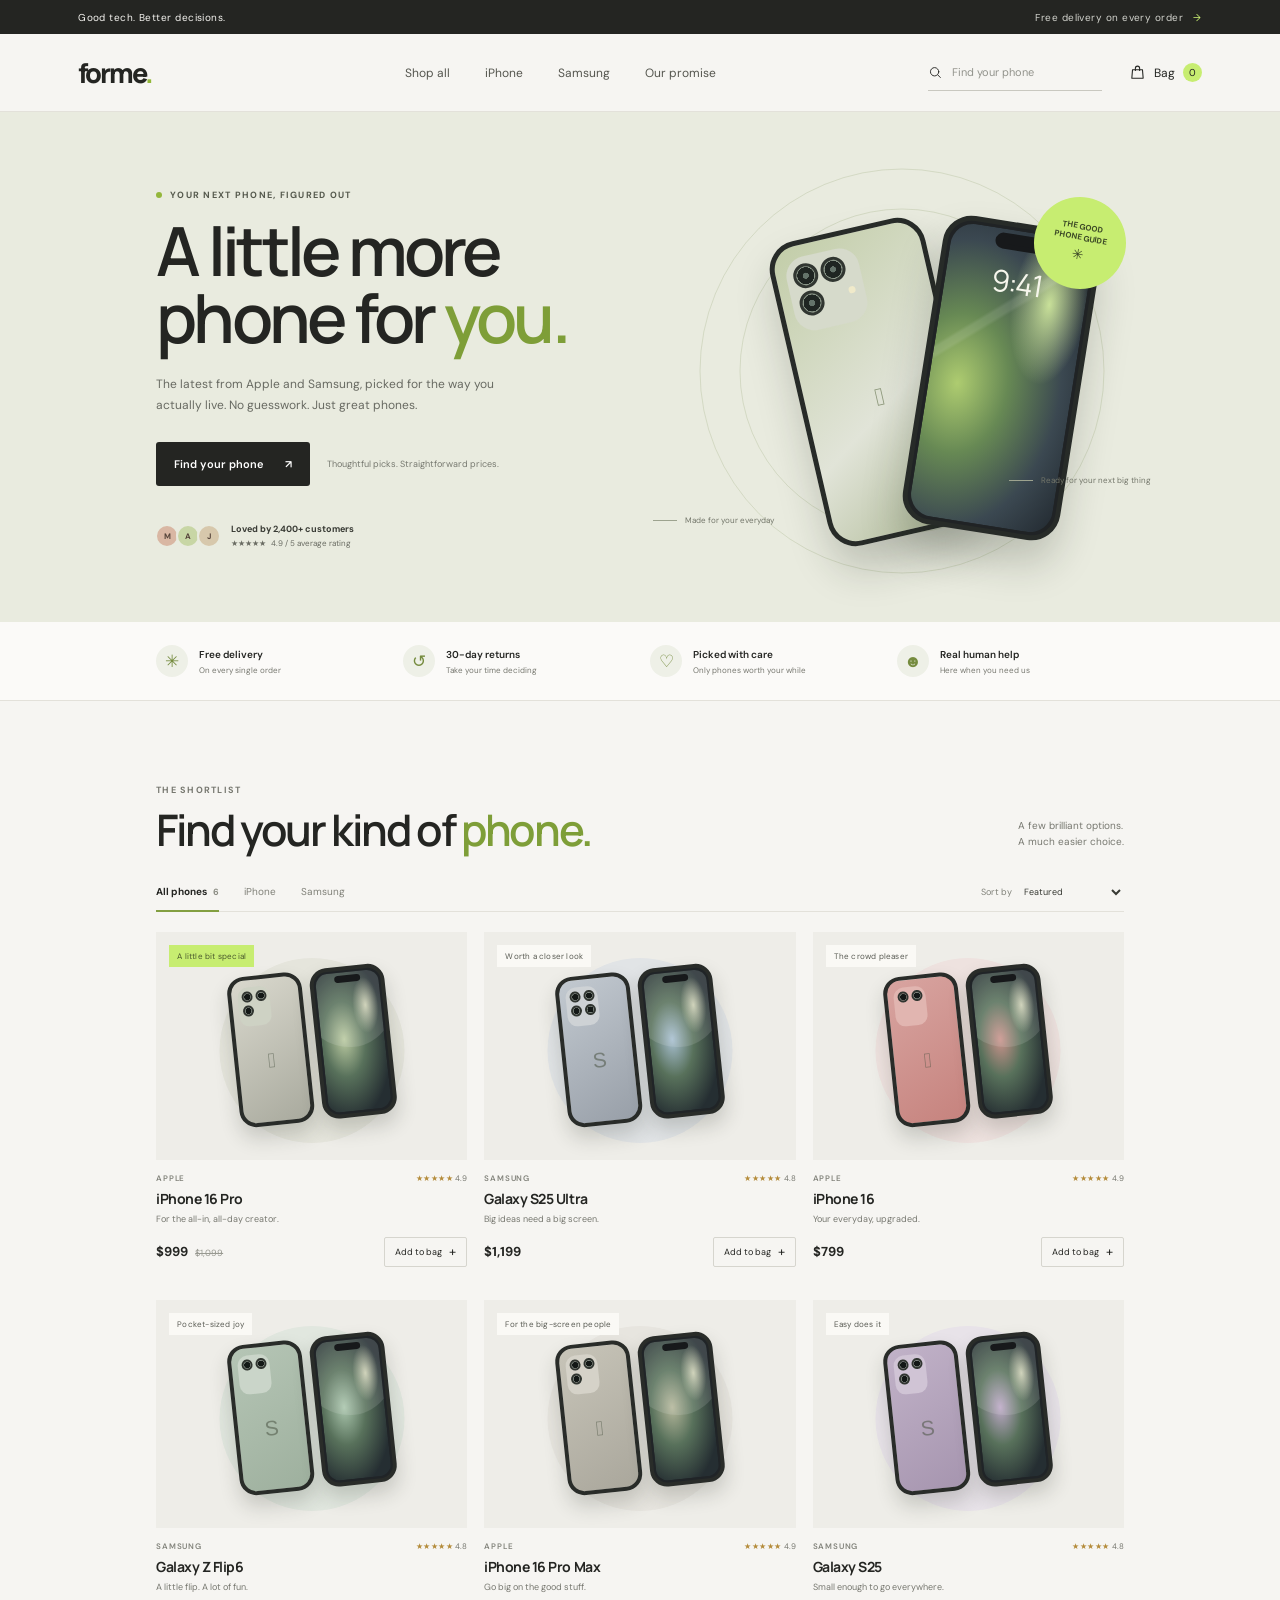
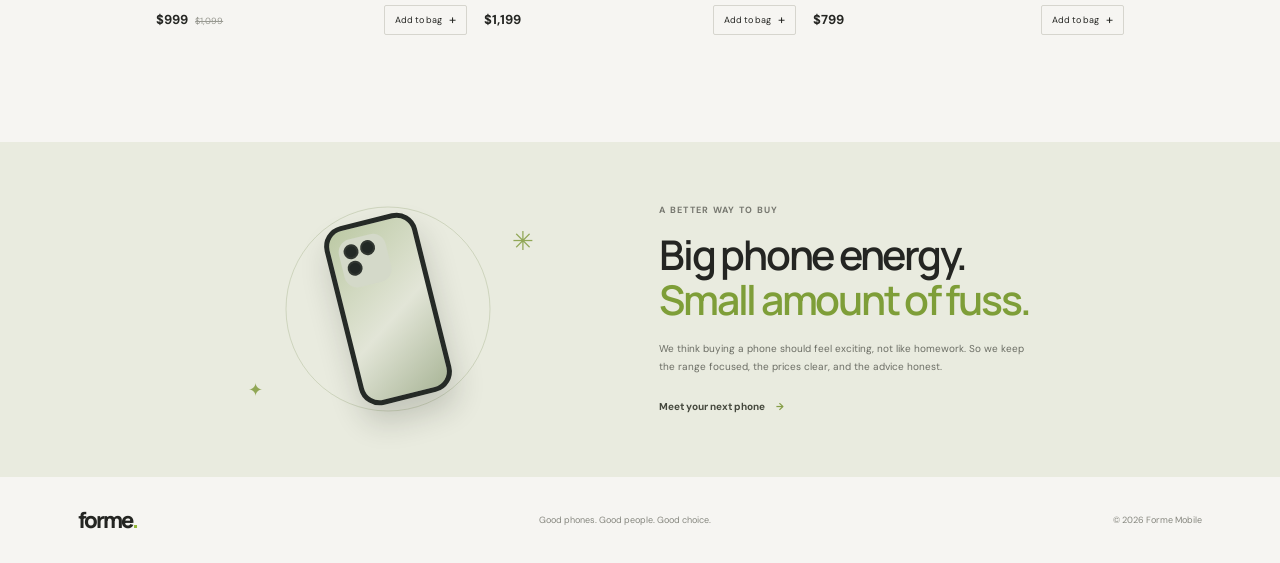
<file: index.html>
<!doctype html>
<html lang="en">
  <head>
    <meta charset="UTF-8" />
    <meta name="viewport" content="width=device-width, initial-scale=1.0" />
    <meta name="theme-color" content="#f6f5f2" />
    <title>Forme — Phones, thoughtfully chosen</title>
    <link rel="preconnect" href="https://fonts.googleapis.com" />
    <link rel="preconnect" href="https://fonts.gstatic.com" crossorigin />
    <link href="https://fonts.googleapis.com/css2?family=DM+Sans:wght@400;500;600;700&family=Manrope:wght@400;500;600;700;800&display=swap" rel="stylesheet" />
    <link rel="stylesheet" href="css/styles.css" />
    <script src="js/app.js" defer></script>
  </head>
  <body>
    <div class="announcement">
      <span>Good tech. Better decisions.</span>
      <span class="announcement-detail">Free delivery on every order <span aria-hidden="true">→</span></span>
    </div>

    <header class="site-header">
      <a class="wordmark" href="#" aria-label="Forme home">forme<span>.</span></a>
      <nav class="main-nav" aria-label="Main navigation">
        <a href="#shop">Shop all</a>
        <a href="#shop" data-nav-filter="Apple">iPhone</a>
        <a href="#shop" data-nav-filter="Samsung">Samsung</a>
        <a href="#about">Our promise</a>
      </nav>
      <div class="header-actions">
        <label class="search-box">
          <span class="sr-only">Search phones</span>
          <svg viewBox="0 0 24 24" aria-hidden="true"><circle cx="10.8" cy="10.8" r="6.8"></circle><path d="m16 16 4.2 4.2"></path></svg>
          <input id="search-input" type="search" placeholder="Find your phone" autocomplete="off" />
        </label>
        <button class="cart-button" id="open-cart" aria-label="Open shopping bag">
          <svg viewBox="0 0 24 24" aria-hidden="true"><path d="M5 8h14l1 12H4L5 8Z"></path><path d="M9 9V6a3 3 0 0 1 6 0v3"></path></svg>
          <span>Bag</span><span class="cart-count" id="cart-count">0</span>
        </button>
      </div>
    </header>

    <main>
      <section class="hero" aria-labelledby="hero-title">
        <div class="hero-copy">
          <p class="eyebrow"><span class="eyebrow-dot"></span> Your next phone, figured out</p>
          <h1 id="hero-title">A little more<br />phone for <em>you.</em></h1>
          <p class="hero-description">The latest from Apple and Samsung, picked for the way you actually live. No guesswork. Just great phones.</p>
          <div class="hero-actions">
            <a class="button button-light" href="#shop">Find your phone <span aria-hidden="true">↗</span></a>
            <span class="hero-note">Thoughtful picks. Straightforward prices.</span>
          </div>
          <div class="hero-trust">
            <div class="trust-avatars" aria-hidden="true"><span>M</span><span>A</span><span>J</span></div>
            <p><strong>Loved by 2,400+ customers</strong><br />★★★★★ <span>4.9 / 5 average rating</span></p>
          </div>
        </div>
        <div class="hero-art" aria-label="Featured iPhone and Samsung smartphones">
          <div class="hero-orbit orbit-one"></div>
          <div class="hero-orbit orbit-two"></div>
          <div class="hero-sticker"><span>THE GOOD<br />PHONE GUIDE</span><span class="sticker-star">✳</span></div>
          <div class="hero-phone hero-phone-back" aria-hidden="true">
            <div class="hero-camera"><i></i><i></i><i></i><b></b></div>
            <span></span>
          </div>
          <div class="hero-phone hero-phone-front" aria-hidden="true">
            <div class="hero-screen-glow"></div>
            <div class="screen-time">9:41</div>
            <div class="screen-pill"></div>
          </div>
          <div class="hero-caption"><span class="caption-line"></span><span>Made for your everyday</span></div>
          <div class="hero-caption caption-right"><span class="caption-line"></span><span>Ready for your next big thing</span></div>
        </div>
      </section>

      <section class="benefits" aria-label="Shopping benefits">
        <div class="benefit"><span class="benefit-icon">✳</span><span><strong>Free delivery</strong><small>On every single order</small></span></div>
        <div class="benefit"><span class="benefit-icon">↺</span><span><strong>30-day returns</strong><small>Take your time deciding</small></span></div>
        <div class="benefit"><span class="benefit-icon">♡</span><span><strong>Picked with care</strong><small>Only phones worth your while</small></span></div>
        <div class="benefit"><span class="benefit-icon">☻</span><span><strong>Real human help</strong><small>Here when you need us</small></span></div>
      </section>

      <section class="shop-section" id="shop">
        <div class="section-heading">
          <div>
            <p class="eyebrow">The shortlist</p>
            <h2>Find your kind of <em>phone.</em></h2>
          </div>
          <p class="section-note">A few brilliant options.<br />A much easier choice.</p>
        </div>
        <div class="shop-controls">
          <div class="filter-tabs" role="group" aria-label="Filter by brand">
            <button class="filter-tab active" data-filter="All">All phones <span>6</span></button>
            <button class="filter-tab" data-filter="Apple">iPhone</button>
            <button class="filter-tab" data-filter="Samsung">Samsung</button>
          </div>
          <label class="sort-control">Sort by
            <select id="sort-select" aria-label="Sort products">
              <option value="featured">Featured</option>
              <option value="price-low">Price: low to high</option>
              <option value="price-high">Price: high to low</option>
            </select>
          </label>
        </div>
        <div class="product-grid" id="product-grid" aria-live="polite"></div>
        <p class="empty-state" id="empty-state" hidden>No phones match that search. Try another name or brand.</p>
      </section>

      <section class="promise-section" id="about">
        <div class="promise-art">
          <div class="promise-orbit"></div>
          <div class="promise-phone" aria-hidden="true"><div class="promise-camera"><i></i><i></i><i></i></div></div>
          <span class="promise-spark spark-one">✳</span>
          <span class="promise-spark spark-two">✦</span>
        </div>
        <div class="promise-copy">
          <p class="eyebrow">A better way to buy</p>
          <h2>Big phone energy.<br /><em>Small amount of fuss.</em></h2>
          <p>We think buying a phone should feel exciting, not like homework. So we keep the range focused, the prices clear, and the advice honest.</p>
          <a class="text-link" href="#shop">Meet your next phone <span aria-hidden="true">→</span></a>
        </div>
      </section>
    </main>

    <footer class="site-footer">
      <a class="wordmark footer-wordmark" href="#">forme<span>.</span></a>
      <p>Good phones. Good people. Good choice.</p>
      <span>© 2026 Forme Mobile</span>
    </footer>

    <div class="cart-overlay" id="cart-overlay" hidden>
      <button class="overlay-scrim" id="close-cart-scrim" aria-label="Close shopping bag"></button>
      <aside class="cart-drawer" role="dialog" aria-modal="true" aria-labelledby="cart-title">
        <div class="cart-header">
          <div><p class="eyebrow">Your good choices</p><h2 id="cart-title">Your bag <span id="drawer-count">(0)</span></h2></div>
          <button class="icon-button" id="close-cart" aria-label="Close shopping bag">×</button>
        </div>
        <div class="cart-items" id="cart-items"></div>
        <div class="cart-empty" id="cart-empty"><span>♡</span><p>Your bag is taking a little breather.</p><button class="text-link" id="continue-shopping">Find a phone <span aria-hidden="true">→</span></button></div>
        <div class="cart-footer" id="cart-footer" hidden>
          <div class="cart-subtotal"><span>Subtotal</span><strong id="cart-subtotal">$0</strong></div>
          <p>Free delivery included. Taxes calculated at checkout.</p>
          <button class="button button-dark checkout-button" id="checkout-button">Continue to checkout <span aria-hidden="true">→</span></button>
        </div>
      </aside>
    </div>
    <div class="toast" id="toast" role="status" aria-live="polite"></div>
  </body>
</html>
</file>
<file: css/styles.css>
:root {
  font-family: "DM Sans", sans-serif;
  color: #242522;
  background: #f6f5f2;
  font-synthesis: none;
  text-rendering: optimizeLegibility;
  --paper: #f6f5f2;
  --ink: #242522;
  --muted: #777870;
  --line: #e3e1da;
  --accent: #c7ed71;
  --display: "Manrope", sans-serif;
}

* { box-sizing: border-box; }
html { scroll-behavior: smooth; }
body { margin: 0; min-width: 300px; }
button, input, select { font: inherit; }
button, a, select { -webkit-tap-highlight-color: transparent; }
a { color: inherit; text-decoration: none; }
button { color: inherit; }
.sr-only { position: absolute; width: 1px; height: 1px; padding: 0; margin: -1px; overflow: hidden; clip: rect(0, 0, 0, 0); white-space: nowrap; border: 0; }

.announcement { height: 34px; padding: 0 6.1%; display: flex; align-items: center; justify-content: space-between; background: var(--ink); color: #f7f6f2; font-size: 10px; letter-spacing: .045em; }
.announcement-detail { color: #d3d4ce; }
.announcement-detail span { margin-left: 7px; color: var(--accent); }
.site-header { height: 78px; padding: 0 6.1%; display: flex; align-items: center; justify-content: space-between; border-bottom: 1px solid var(--line); background: var(--paper); }
.wordmark { font-family: var(--display); font-size: 27px; font-weight: 800; letter-spacing: -2px; }
.wordmark span { color: #92b838; }
.main-nav { display: flex; align-items: center; gap: 35px; margin-left: 40px; }
.main-nav a { color: #55564f; font-size: 12px; transition: color .2s; }
.main-nav a:hover, .text-link:hover { color: #729623; }
.header-actions { display: flex; align-items: center; gap: 27px; }
.search-box { display: flex; align-items: center; gap: 9px; width: 174px; padding: 9px 0; border-bottom: 1px solid #c9c8c0; }
.search-box svg, .cart-button svg { width: 17px; height: 17px; fill: none; stroke: currentColor; stroke-width: 1.5; stroke-linecap: round; stroke-linejoin: round; }
.search-box input { width: 100%; padding: 0; border: 0; outline: 0; background: transparent; color: var(--ink); font-size: 11px; }
.search-box input::placeholder { color: #92938c; }
.cart-button { display: flex; align-items: center; gap: 8px; padding: 8px 0; border: 0; background: none; font-size: 12px; cursor: pointer; }
.cart-count { display: inline-flex; min-width: 19px; height: 19px; align-items: center; justify-content: center; padding: 0 5px; border-radius: 20px; background: var(--accent); font-size: 10px; }

.hero { position: relative; display: grid; grid-template-columns: 1fr 1fr; min-height: 510px; padding: 65px 10.1% 58px 12.2%; overflow: hidden; background: #e9ebdf; }
.hero-copy { position: relative; z-index: 1; align-self: center; padding: 0 0 3px; }
.eyebrow { margin: 0 0 16px; color: #76776f; font-size: 9px; font-weight: 700; letter-spacing: .14em; text-transform: uppercase; }
.hero .eyebrow { display: flex; align-items: center; gap: 8px; color: #55594d; }
.eyebrow-dot { width: 6px; height: 6px; border-radius: 50%; background: #94b73c; }
h1, h2, p { margin-top: 0; }
h1, h2 { font-family: var(--display); letter-spacing: -.055em; }
.hero h1 { margin: 0; font-size: clamp(48px, 5.3vw, 73px); font-weight: 600; line-height: .99; }
.hero h1 em, .section-heading h2 em, .promise-copy h2 em { color: #7e9e38; font-style: normal; }
.hero-description { max-width: 370px; margin: 23px 0 25px; color: #686a62; font-size: 12px; line-height: 1.8; }
.hero-actions { display: flex; align-items: center; gap: 17px; }
.button { display: inline-flex; min-height: 44px; align-items: center; justify-content: center; gap: 21px; padding: 0 18px; border: 0; border-radius: 3px; font-size: 11px; font-weight: 600; cursor: pointer; transition: background .2s, transform .2s; }
.button:hover { transform: translateY(-2px); }
.button-light { background: var(--ink); color: #fff; }
.button-light:hover { background: #41433c; }
.hero-note { color: #777970; font-size: 9px; }
.hero-trust { display: flex; align-items: center; gap: 10px; margin-top: 37px; }
.trust-avatars { display: flex; padding-left: 2px; }
.trust-avatars span { display: grid; width: 24px; height: 24px; place-items: center; margin-left: -3px; border: 2px solid #e9ebdf; border-radius: 50%; background: #d9b7a3; color: #554339; font-size: 8px; font-weight: 700; }
.trust-avatars span:nth-child(2) { background: #c8d6a5; }
.trust-avatars span:nth-child(3) { background: #d7c8ac; }
.hero-trust p { margin: 0; color: #696b62; font-size: 8px; line-height: 1.55; }
.hero-trust strong { color: #383a34; font-size: 9px; }
.hero-trust p > span { margin-left: 3px; }
.hero-art { position: relative; min-height: 385px; }
.hero-orbit { position: absolute; top: 50%; left: 50%; border: 1px solid rgba(126, 145, 88, .2); border-radius: 50%; transform: translate(-50%, -50%); }
.orbit-one { width: 405px; height: 405px; }
.orbit-two { width: 325px; height: 325px; }
.hero-phone { position: absolute; top: 50%; left: 50%; width: 159px; height: 312px; border: 5px solid #272b28; border-radius: 29px; box-shadow: 0 24px 40px rgba(34, 39, 29, .22); }
.hero-phone-back { z-index: 2; margin: -145px 0 0 -105px; background: linear-gradient(145deg, #c2cda8, #e1e4d8 57%, #aeb995); transform: rotate(-13deg); }
.hero-phone-back > span { position: absolute; top: 55%; left: 50%; color: #8c977a; font-family: Arial, sans-serif; font-size: 25px; transform: translate(-50%, -50%); }
.hero-camera { position: absolute; top: 12px; left: 10px; display: grid; width: 74px; height: 75px; grid-template-columns: 25px 25px; grid-template-rows: 25px 25px; gap: 3px; padding: 7px; border-radius: 20px; background: #d6dacb; }
.hero-camera i { border: 3px solid #313631; border-radius: 50%; background: radial-gradient(circle at 50% 50%, #64736a 0 22%, #1f2522 24% 62%, #899587 64%); }
.hero-camera b { position: absolute; top: 40px; right: 9px; width: 7px; height: 7px; border-radius: 50%; background: #f0eaca; }
.hero-phone-front { z-index: 3; margin: -149px 0 0 20px; overflow: hidden; background: #202325; transform: rotate(9deg); }
.hero-phone-front::before { position: absolute; z-index: 2; top: 7px; left: 50%; width: 56px; height: 16px; border-radius: 20px; background: #17191b; content: ""; transform: translateX(-50%); }
.hero-screen-glow { position: absolute; inset: 3px; border-radius: 23px; background: radial-gradient(ellipse at 75% 23%, rgba(216, 241, 161, .9), transparent 25%), radial-gradient(ellipse at 20% 54%, #aecc70 0, #678954 31%, #3b4851 64%, #252d34 90%); }
.hero-screen-glow::after { position: absolute; inset: 0; background: linear-gradient(140deg, transparent 30%, rgba(255,255,255,.1) 31% 33%, transparent 34%); content: ""; }
.screen-time { position: absolute; z-index: 1; top: 34px; left: 0; width: 100%; color: #f6f6ec; font-family: var(--display); font-size: 30px; text-align: center; letter-spacing: -.06em; }
.screen-pill { position: absolute; z-index: 2; top: 10px; left: 50%; width: 38px; height: 8px; border-radius: 10px; background: #17191b; transform: translateX(-50%); }
.hero-sticker { position: absolute; z-index: 5; top: 20px; right: 5%; display: flex; width: 92px; height: 92px; flex-direction: column; align-items: center; justify-content: center; border-radius: 50%; background: var(--accent); color: #3c4926; font-size: 8px; font-weight: 700; line-height: 1.4; text-align: center; transform: rotate(10deg); }
.sticker-star { margin-top: 2px; font-size: 14px; }
.hero-caption { position: absolute; z-index: 4; bottom: 39px; left: 0; display: flex; align-items: center; gap: 8px; color: #73766a; font-size: 8px; }
.caption-line { width: 24px; height: 1px; background: #9da38f; }
.caption-right { right: 0; bottom: 79px; left: auto; }

.benefits { display: grid; grid-template-columns: repeat(4, 1fr); gap: 20px; padding: 23px 12.2%; border-bottom: 1px solid var(--line); background: #fbfaf8; }
.benefit { display: flex; align-items: center; gap: 11px; }
.benefit-icon { display: grid; width: 32px; height: 32px; flex: 0 0 32px; place-items: center; border-radius: 50%; background: #eef0e7; color: #758b3e; font-size: 17px; }
.benefit strong, .benefit small { display: block; }
.benefit strong { font-size: 10px; font-weight: 600; }
.benefit small { margin-top: 4px; color: var(--muted); font-size: 8px; }

.shop-section { padding: 83px 12.2% 91px; }
.section-heading { display: flex; align-items: end; justify-content: space-between; }
.section-heading .eyebrow { margin-bottom: 10px; }
.section-heading h2, .promise-copy h2 { margin: 0; font-size: clamp(31px, 3.4vw, 44px); font-weight: 600; line-height: 1.1; }
.section-note { margin: 0 0 3px; color: var(--muted); font-size: 10px; line-height: 1.65; }
.shop-controls { display: flex; align-items: center; justify-content: space-between; margin: 31px 0 20px; border-bottom: 1px solid var(--line); }
.filter-tabs { display: flex; gap: 25px; }
.filter-tab { position: relative; padding: 0 0 13px; border: 0; background: transparent; color: #808179; font-size: 10px; cursor: pointer; }
.filter-tab.active { color: var(--ink); font-weight: 700; }
.filter-tab.active::after { position: absolute; right: 0; bottom: -1px; left: 0; height: 2px; background: #839f41; content: ""; }
.filter-tab span { margin-left: 4px; color: #8b8c83; font-size: 9px; }
.sort-control { display: flex; align-items: center; gap: 8px; padding-bottom: 11px; color: #81827a; font-size: 9px; }
.sort-control select { padding: 0 15px 0 0; border: 0; outline: 0; background: transparent; color: #383a34; font-size: 9px; cursor: pointer; }
.product-grid { display: grid; grid-template-columns: repeat(3, minmax(0, 1fr)); gap: 17px; }
.product-card { min-width: 0; padding-bottom: 16px; background: transparent; }
.product-image { position: relative; display: grid; height: 228px; place-items: center; overflow: hidden; background: #eeede8; }
.product-image::before { position: absolute; top: 26px; left: 50%; width: 185px; height: 185px; border-radius: 50%; background: var(--halo, #e3e5dc); content: ""; transform: translateX(-50%); }
.product-badge { position: absolute; z-index: 2; top: 13px; left: 13px; padding: 6px 8px; background: #faf9f5; color: #595b53; font-size: 8px; letter-spacing: .025em; }
.product-badge.best { background: var(--accent); color: #4a592d; }
.product-visual { position: relative; z-index: 1; display: flex; height: 163px; align-items: center; gap: 8px; transform: rotate(-6deg); transition: transform .3s ease; }
.product-card:hover .product-visual { transform: rotate(-3deg) translateY(-4px); }
.device { position: relative; width: 75px; height: 151px; flex: 0 0 75px; border: 4px solid #292c29; border-radius: 17px; background: linear-gradient(150deg, var(--device-top, #dce1d4), var(--device-bottom, #adb79c)); box-shadow: 0 11px 20px rgba(40, 43, 36, .2); }
.device.back .device-cameras { position: absolute; top: 7px; left: 6px; display: grid; width: 32px; height: 39px; grid-template-columns: repeat(2, 11px); grid-template-rows: repeat(2, 11px); gap: 3px; padding: 4px; border-radius: 10px; background: rgba(235, 237, 228, .6); }
.device.back .device-cameras i { border: 2px solid #303530; border-radius: 50%; background: radial-gradient(circle, #131816 0 58%, #788179 61%); }
.device.back .device-mark { position: absolute; top: 57%; left: 50%; color: rgba(72, 81, 65, .53); font-family: Arial, sans-serif; font-size: 21px; transform: translate(-50%, -50%); }
.device.front { overflow: hidden; background: #202427; }
.device.front::before { position: absolute; z-index: 2; top: 5px; left: 50%; width: 26px; height: 7px; border-radius: 10px; background: #17191b; content: ""; transform: translateX(-50%); }
.device.front .device-screen { position: absolute; inset: 2px; overflow: hidden; border-radius: 12px; background: radial-gradient(ellipse at 75% 25%, rgba(235, 235, 204, .8), transparent 19%), radial-gradient(ellipse at 36% 48%, var(--screen, #a5b886) 0%, #58715b 37%, #252e32 80%); }
.device.front .device-screen::after { position: absolute; top: -20%; left: -30%; width: 150%; height: 75%; border-radius: 50%; background: rgba(255,255,255,.12); content: ""; transform: rotate(-25deg); }
.product-meta { display: flex; align-items: center; justify-content: space-between; margin: 13px 0 6px; }
.product-brand { color: #82837b; font-size: 8px; font-weight: 600; letter-spacing: .1em; text-transform: uppercase; }
.product-rating { color: #76776f; font-size: 8px; }
.product-rating span { color: #b48b3a; letter-spacing: .06em; }
.product-name { margin: 0; font-family: var(--display); font-size: 14px; font-weight: 700; letter-spacing: -.035em; }
.product-description { margin: 5px 0 12px; color: #777870; font-size: 9px; }
.product-purchase { display: flex; align-items: center; justify-content: space-between; }
.product-price { font-size: 13px; font-weight: 700; }
.product-price del { margin-left: 4px; color: #989991; font-size: 9px; font-weight: 400; }
.add-button { display: inline-flex; height: 30px; align-items: center; gap: 7px; padding: 0 10px; border: 1px solid #d6d5ce; border-radius: 2px; background: transparent; font-size: 9px; cursor: pointer; transition: all .2s; }
.add-button:hover { border-color: var(--ink); background: var(--ink); color: white; }
.add-button span { font-size: 13px; line-height: 0; }
.empty-state { padding: 50px 0; color: var(--muted); font-size: 12px; text-align: center; }

.promise-section { display: grid; min-height: 335px; grid-template-columns: 1fr 1fr; align-items: center; padding: 42px 12.2%; background: #e9ebdf; }
.promise-art { position: relative; height: 245px; }
.promise-orbit { position: absolute; top: 50%; left: 48%; width: 205px; height: 205px; border: 1px solid rgba(126, 145, 88, .25); border-radius: 50%; transform: translate(-50%, -50%); }
.promise-phone { position: absolute; top: 50%; left: 48%; width: 95px; height: 184px; border: 5px solid #252a26; border-radius: 21px; background: linear-gradient(145deg, #bcc9a4, #e2e5d7 55%, #aab698); box-shadow: 0 18px 30px rgba(34, 39, 29, .19); transform: translate(-50%, -50%) rotate(-14deg); }
.promise-camera { position: absolute; top: 10px; left: 8px; display: grid; width: 48px; height: 49px; grid-template-columns: 15px 15px; grid-template-rows: 15px 15px; gap: 2px; padding: 5px; border-radius: 13px; background: #d4d9c9; }
.promise-camera i { border: 2px solid #313631; border-radius: 50%; background: #222825; }
.promise-spark { position: absolute; color: #91a756; }
.spark-one { top: 37px; right: 22%; font-size: 26px; }
.spark-two { bottom: 30px; left: 19%; font-size: 18px; }
.promise-copy { max-width: 400px; padding-left: 4%; }
.promise-copy h2 { font-size: clamp(30px, 3.2vw, 42px); }
.promise-copy > p:not(.eyebrow) { max-width: 370px; margin: 18px 0; color: #6b6d64; font-size: 10px; line-height: 1.8; }
.text-link { padding: 0; border: 0; background: transparent; color: #45483d; font-size: 10px; font-weight: 700; cursor: pointer; }
.text-link span { margin-left: 9px; color: #849d45; }
.site-footer { display: flex; min-height: 86px; align-items: center; justify-content: space-between; padding: 15px 6.1%; }
.footer-wordmark { font-size: 22px; }
.site-footer p, .site-footer > span { margin: 0; color: #85867e; font-size: 9px; }

.cart-overlay { position: fixed; z-index: 10; inset: 0; }
.cart-overlay[hidden] { display: none; }
.overlay-scrim { position: absolute; inset: 0; width: 100%; height: 100%; border: 0; background: rgba(26, 28, 25, .38); cursor: pointer; }
.cart-drawer { position: absolute; top: 0; right: 0; display: flex; width: min(440px, 100%); height: 100%; flex-direction: column; padding: 28px 30px 24px; background: #fbfaf8; box-shadow: -10px 0 35px rgba(25, 28, 23, .12); animation: slide-in .22s ease-out; }
@keyframes slide-in { from { transform: translateX(25px); opacity: .7; } to { transform: translateX(0); opacity: 1; } }
.cart-header { display: flex; align-items: center; justify-content: space-between; padding-bottom: 20px; border-bottom: 1px solid var(--line); }
.cart-header .eyebrow { margin-bottom: 7px; }
.cart-header h2 { margin: 0; font-size: 25px; }
.cart-header h2 span { color: #8a8b83; font-family: "DM Sans", sans-serif; font-size: 12px; font-weight: 400; letter-spacing: 0; }
.icon-button { display: grid; width: 34px; height: 34px; place-items: center; border: 1px solid var(--line); border-radius: 50%; background: transparent; font-size: 24px; line-height: 1; cursor: pointer; }
.cart-items { flex: 1; overflow: auto; }
.cart-row { display: grid; grid-template-columns: 64px 1fr auto; gap: 13px; align-items: center; padding: 18px 0; border-bottom: 1px solid var(--line); }
.cart-thumbnail { display: grid; height: 72px; place-items: center; background: #eeede8; }
.cart-thumbnail .product-visual { height: 60px; gap: 3px; transform: none; }
.cart-thumbnail .device { width: 31px; height: 59px; flex-basis: 31px; border-width: 2px; border-radius: 8px; }
.cart-thumbnail .device.back .device-cameras { top: 3px; left: 3px; width: 15px; height: 17px; grid-template-columns: repeat(2, 4px); grid-template-rows: repeat(2, 4px); gap: 1px; padding: 2px; border-radius: 4px; }
.cart-thumbnail .device.back .device-cameras i { border-width: 1px; }
.cart-thumbnail .device.back .device-mark { font-size: 9px; }
.cart-thumbnail .device.front::before { top: 2px; width: 12px; height: 3px; }
.cart-thumbnail .device.front .device-screen { border-radius: 5px; }
.cart-item-title { margin: 0 0 4px; font-family: var(--display); font-size: 11px; font-weight: 700; }
.cart-item-price { color: #74756d; font-size: 10px; }
.quantity-control { display: flex; align-items: center; gap: 9px; margin-top: 9px; }
.quantity-control button { display: grid; width: 20px; height: 20px; place-items: center; border: 1px solid #dad9d2; background: transparent; font-size: 13px; cursor: pointer; }
.quantity-control span { min-width: 10px; font-size: 10px; text-align: center; }
.remove-item { padding: 5px; border: 0; background: transparent; color: #92938b; font-size: 9px; cursor: pointer; }
.remove-item:hover { color: #a64c3c; }
.cart-empty { display: flex; flex: 1; flex-direction: column; align-items: center; justify-content: center; color: #777870; text-align: center; }
.cart-empty[hidden], .cart-footer[hidden] { display: none; }
.cart-empty > span { color: #9eac7b; font-size: 34px; }
.cart-empty p { margin: 12px 0 15px; font-size: 11px; }
.cart-footer { padding-top: 19px; border-top: 1px solid var(--line); }
.cart-subtotal { display: flex; justify-content: space-between; font-size: 12px; }
.cart-footer > p { margin: 8px 0 16px; color: #86877f; font-size: 9px; }
.checkout-button { width: 100%; justify-content: space-between; background: var(--ink); color: #fff; }
.checkout-button:hover { background: #41433c; }
.toast { position: fixed; z-index: 15; right: 24px; bottom: 24px; padding: 12px 17px; border-radius: 3px; background: var(--ink); color: #fff; font-size: 11px; opacity: 0; pointer-events: none; transform: translateY(8px); transition: opacity .2s, transform .2s; }
.toast.visible { opacity: 1; transform: translateY(0); }

@media (min-width: 1500px) {
  .hero { padding-right: 15%; padding-left: 15%; }
  .benefits, .shop-section, .promise-section { padding-right: 16%; padding-left: 16%; }
}
@media (max-width: 900px) {
  .main-nav { gap: 19px; margin-left: 20px; }
  .hero { padding-right: 7%; padding-left: 8%; }
  .hero-art { transform: scale(.88); }
  .benefits { padding-right: 7%; padding-left: 7%; }
  .shop-section, .promise-section { padding-right: 8%; padding-left: 8%; }
  .product-image { height: 200px; }
}
@media (max-width: 650px) {
  .announcement { height: 31px; padding: 0 5%; font-size: 8px; }
  .site-header { height: 65px; padding: 0 5%; }
  .wordmark { font-size: 24px; }
  .main-nav { display: none; }
  .header-actions { gap: 16px; }
  .search-box { width: 32px; border: 0; }
  .search-box input { position: absolute; top: 96px; right: 5%; z-index: 4; width: 90%; padding: 10px 12px; border: 1px solid var(--line); background: #fbfaf8; opacity: 0; pointer-events: none; }
  .search-box:focus-within input { opacity: 1; pointer-events: auto; }
  .search-box svg { flex: 0 0 17px; }
  .cart-button { gap: 6px; font-size: 11px; }
  .hero { display: flex; min-height: 0; flex-direction: column; padding: 46px 7% 0; }
  .hero h1 { font-size: clamp(48px, 13vw, 67px); }
  .hero-description { max-width: 335px; margin: 17px 0 20px; font-size: 11px; }
  .hero-actions { flex-wrap: wrap; gap: 12px; }
  .hero-note { font-size: 8px; }
  .hero-trust { margin-top: 24px; }
  .hero-art { width: 100%; min-height: 330px; margin-top: -1px; transform: scale(.88); transform-origin: center top; }
  .hero-orbit.orbit-one { width: 330px; height: 330px; }
  .hero-orbit.orbit-two { width: 266px; height: 266px; }
  .hero-phone { transform-origin: center; }
  .hero-phone-back { transform: rotate(-13deg) scale(.9); }
  .hero-phone-front { transform: rotate(9deg) scale(.9); }
  .hero-sticker { top: 9px; right: 0; width: 75px; height: 75px; font-size: 7px; }
  .hero-caption { bottom: 26px; left: -5px; }
  .caption-right { right: -9px; bottom: 58px; }
  .benefits { grid-template-columns: 1fr 1fr; gap: 18px 10px; padding: 21px 7%; }
  .benefit { gap: 8px; }
  .benefit-icon { width: 29px; height: 29px; flex-basis: 29px; font-size: 15px; }
  .benefit strong { font-size: 9px; }
  .benefit small { font-size: 7px; }
  .shop-section { padding: 55px 6% 60px; }
  .section-heading { align-items: start; gap: 15px; }
  .section-heading h2 { font-size: 31px; }
  .section-note { padding-top: 13px; font-size: 8px; }
  .shop-controls { margin-top: 26px; }
  .filter-tabs { gap: 16px; }
  .filter-tab { font-size: 9px; }
  .sort-control { gap: 3px; font-size: 8px; }
  .sort-control select { max-width: 105px; padding-right: 0; font-size: 8px; }
  .product-grid { grid-template-columns: repeat(2, minmax(0, 1fr)); gap: 21px 12px; }
  .product-image { height: clamp(150px, 47vw, 220px); }
  .product-image::before { top: 16px; width: 145px; height: 145px; }
  .product-visual { transform: scale(.82) rotate(-6deg); }
  .product-card:hover .product-visual { transform: scale(.82) rotate(-3deg) translateY(-4px); }
  .product-meta { align-items: start; gap: 4px; }
  .product-rating { white-space: nowrap; }
  .product-name { font-size: 12px; }
  .product-description { min-height: 25px; font-size: 8px; line-height: 1.5; }
  .product-price { font-size: 12px; }
  .product-price del { font-size: 8px; }
  .add-button { height: 28px; gap: 4px; padding: 0 7px; font-size: 8px; }
  .promise-section { grid-template-columns: 1fr; gap: 0; padding: 35px 8% 44px; }
  .promise-art { height: 200px; }
  .promise-phone { transform: translate(-50%, -50%) rotate(-14deg) scale(.86); }
  .promise-copy { padding: 0; }
  .promise-copy h2 { font-size: 33px; }
  .site-footer { min-height: 80px; flex-wrap: wrap; gap: 5px 12px; padding: 17px 6%; }
  .site-footer p { order: 2; width: 100%; }
  .site-footer > span { font-size: 8px; }
  .cart-drawer { padding: 23px 20px 20px; }
}
@media (max-width: 370px) {
  .hero h1 { font-size: 47px; }
  .hero-note { width: 100%; }
  .filter-tabs { gap: 10px; }
  .filter-tab { font-size: 8px; }
  .sort-control > span { display: none; }
  .product-price del { display: none; }
}
</file>
